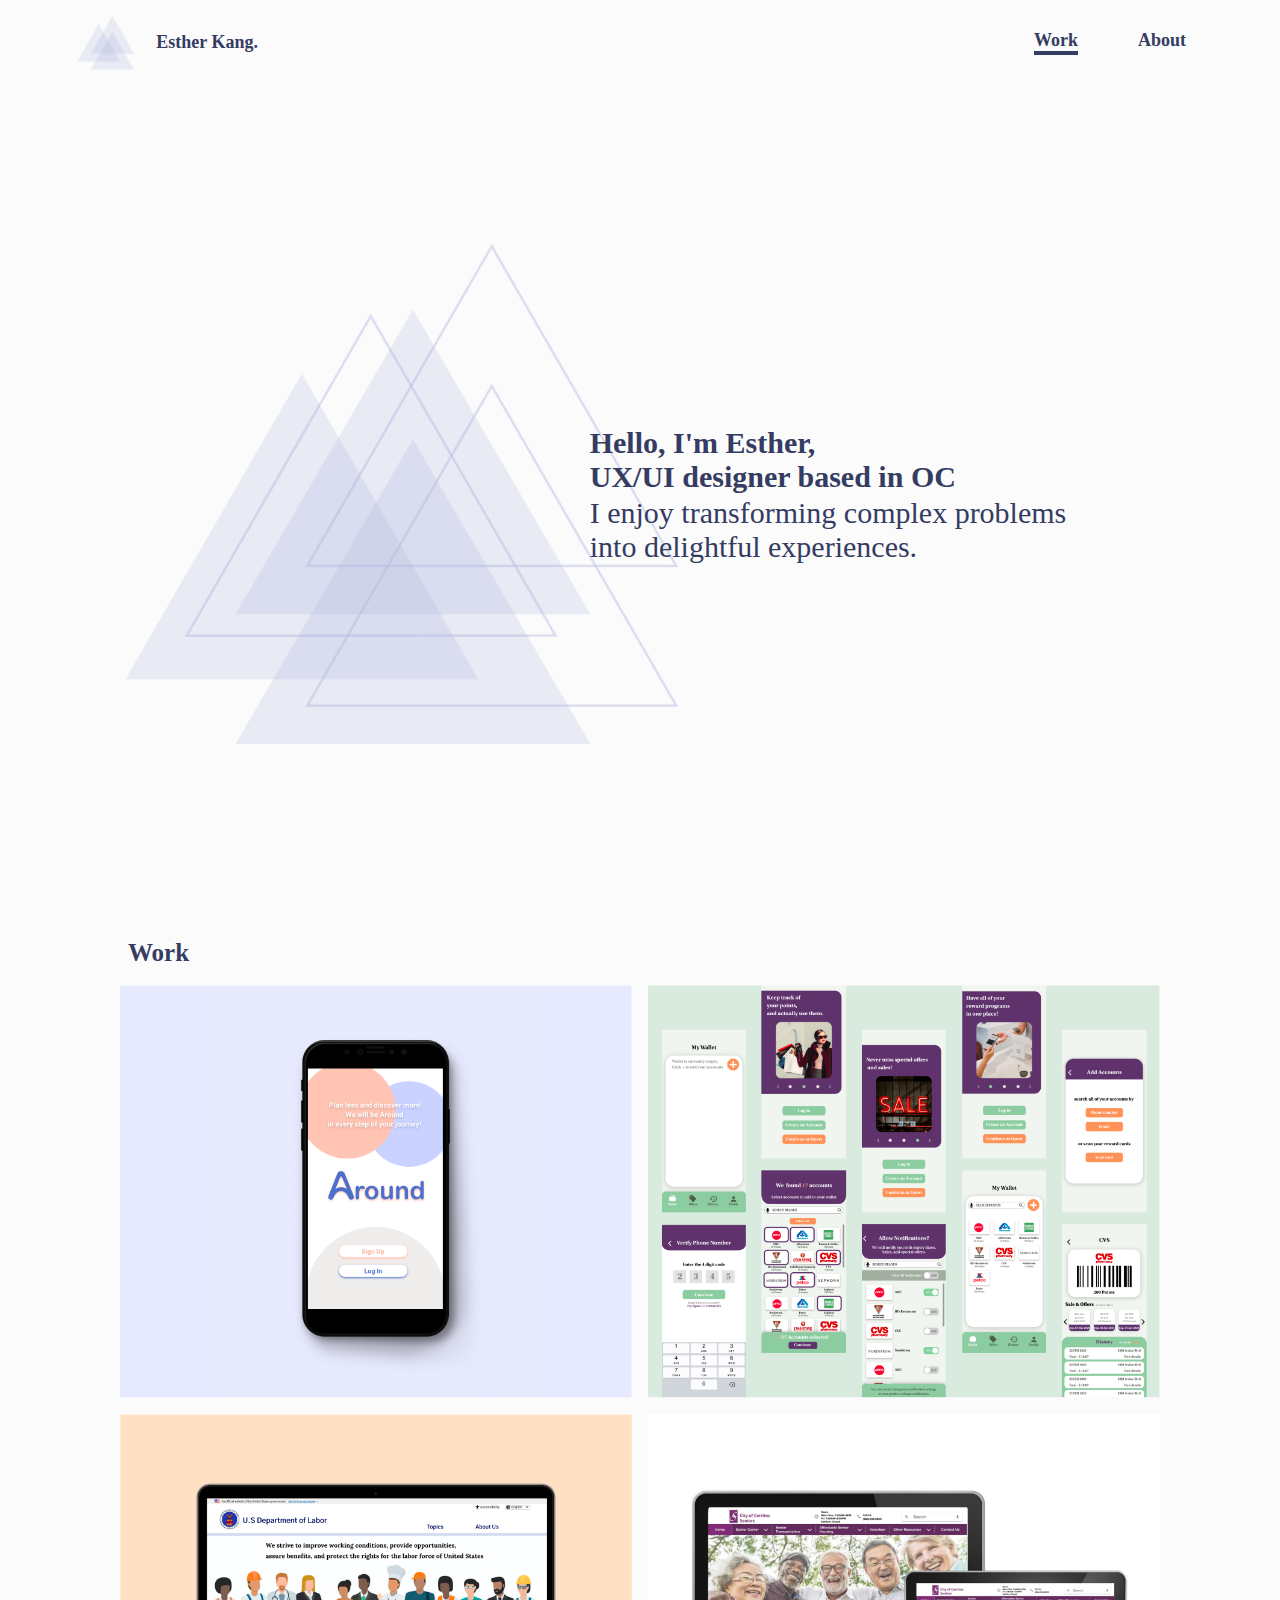
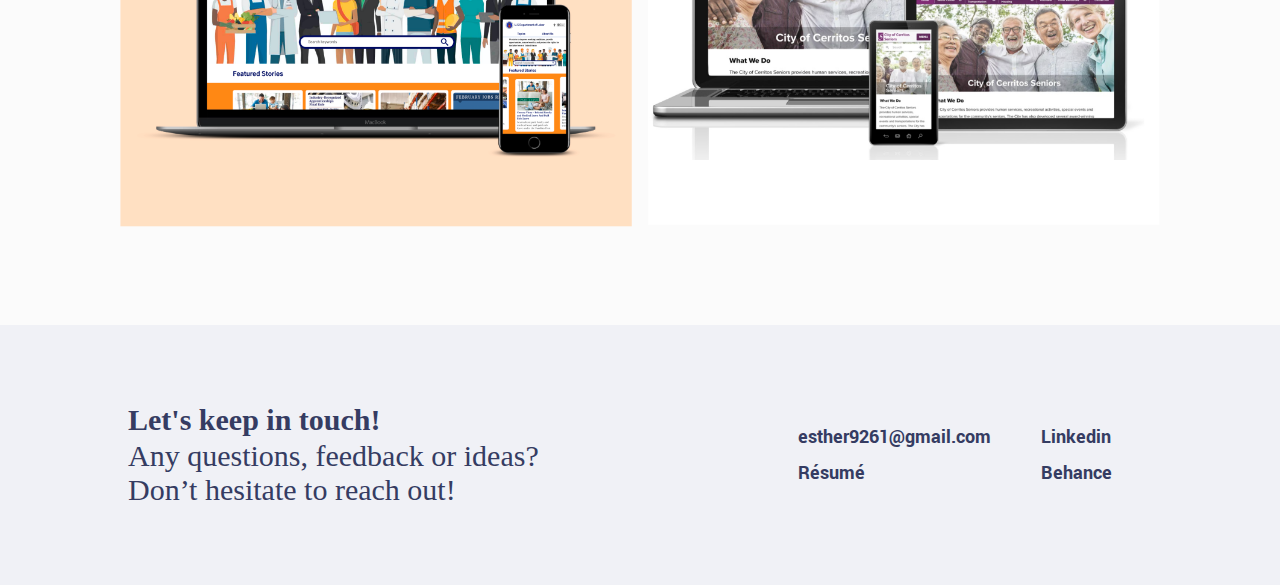
<file: index.html>
<!DOCTYPE html>
<html>
<head>
  <link href="https://fonts.googleapis.com/css2?family=Playfair+Display:wght@400;700&family=Yantramanav:wght@400;700&display=swap" rel="stylesheet">
  <link href="CSS/style.css" rel="stylesheet" type="text/css">
  <link href="https://fonts.googleapis.com/icon?family=Material+Icons"
      rel="stylesheet">
  <title>Esthe Kang.</title>
  <meta name="viewport" content="width=device-width">
  <meta name="viewport" content="width=device-width, initial-scale=1, minimum-scale=1" />
</head>
<!-- Global site tag (gtag.js) - Google Analytics -->
<script async src="https://www.googletagmanager.com/gtag/js?id=UA-169004982-1"></script>
<script>
  window.dataLayer = window.dataLayer || [];
  function gtag(){dataLayer.push(arguments);}
  gtag('js', new Date());

  gtag('config', 'UA-169004982-1');
</script>
<!-- Hotjar Tracking Code for My site -->
<script>
    (function(h,o,t,j,a,r){
        h.hj=h.hj||function(){(h.hj.q=h.hj.q||[]).push(arguments)};
        h._hjSettings={hjid:1849680,hjsv:6};
        a=o.getElementsByTagName('head')[0];
        r=o.createElement('script');r.async=1;
        r.src=t+h._hjSettings.hjid+j+h._hjSettings.hjsv;
        a.appendChild(r);
    })(window,document,'https://static.hotjar.com/c/hotjar-','.js?sv=');
</script>
<body>
   <nav class="navigation">
       <div class="logo">
           <img class="small_logo padding" src="Images/small logo.png">
           <div class="myname padding">Esther Kang.</div>
        </div>
        <div class="navItems">
            <a id="workLink" class="underline" href="#"><b>Work</b></a>
            <a id="aboutLink" href="#">About</a>
        </div> 
        <span class="mobile">
            <span class="material-icons">
                menu
            </span>
        </span>
   </nav>

   <section class="heroSection">
           <img class="heroImage" src="Images/background.png">
       <div class="introtext">
           <h1 class="h1text">Hello, I'm Esther,<br> UX/UI designer based in OC</h1>
           <p class="pText">I enjoy transforming complex problems<br class="full">into<br class="tab"> delightful<br class="mob"> experiences.</p>
       </div>
   </section>

   <section class="workSection">
       <div class="works">
            <h1 class="gridHead">Work</h1>
            <div class="gridHead"></div>
           
            <div class="overlay">
                <img class="gridImage" src="Images/around.png">
                <div class="hoverlay">
                    <div class="inside-text"> <span class="bold">Around</span><br />
                        UX design case study
                    </div>
                  </div>
                <div class="text-overlay">
                    <div class="inside-text">
                        <span class="bold">Around</span><br />
                        UX design case study
                    </div>
                </div>
            </div>
           
            <div class="overlay">
                <img class="gridImage" src="Images/pointbank.png">
                <div class="hoverlay">
                    <div class="inside-text"> <span class="bold">Point Bank</span><br />
                        UX design case study
                    </div>
                  </div>
                <div class="text-overlay">
                    <div class="inside-text">
                        <span class="bold">Point Bank</span><br />
                        UX design case study
                    </div>
                </div>
            </div>
        
            <div class="overlay">
                <img class="gridImage" src="Images/govrwd.png">
                <div class="hoverlay">
                    <div class="inside-text"> <span class="bold">U.S. Dept. of Labor</span><br />
                        Government Website Redesign
                    </div>
                  </div>
                <div class="text-overlay">
                    <div class="inside-text">
                        <span class="bold">U.S. Dept. of Labor</span><br />
                        Government Website Redesign
                    </div>
                </div>
            </div>
        
            <div class="overlay">
                <img class="gridImage" src="Images/cerritosSenior.png">
                <div class="hoverlay">
                    <div class="inside-text"> <span class="bold">Cerritos Seniors</span><br />
                        City of Cerritos Website Redesign
                    </div>
                  </div>
                <div class="text-overlay">
                    <div class="inside-text">
                        <span class="bold">Cerritos Seniors</span><br />
                        City of Cerritos Website Redesign
                    </div>
                </div>
            </div>
        
       </div>
   </section>
   <footer>
    <section class="footerContents">
       <div class="footerMsg">
           <h1 class="h1text">Let's keep in touch!</h1>
           <p class="pText">Any questions, feedback or ideas? <br>Don’t hesitate to reach out!</p>
       </div>
    <div class="footerlinks">
      <div class="contactInfo tablet">
        <a href="#">esther9261@gmail.com</a>
        <a href="#">Résumé</a>
      </div>
        <div class="social tablet">
            <a href="#">Linkedin</a>
            <a href="#">Behance</a>
       </div>
    </div>
   </section>
   </footer>
   <script src="https://ajax.googleapis.com/ajax/libs/jquery/3.4.1/jquery.min.js"></script>
   <script src="js/index.js"></script>
</body>
</html>
</file>
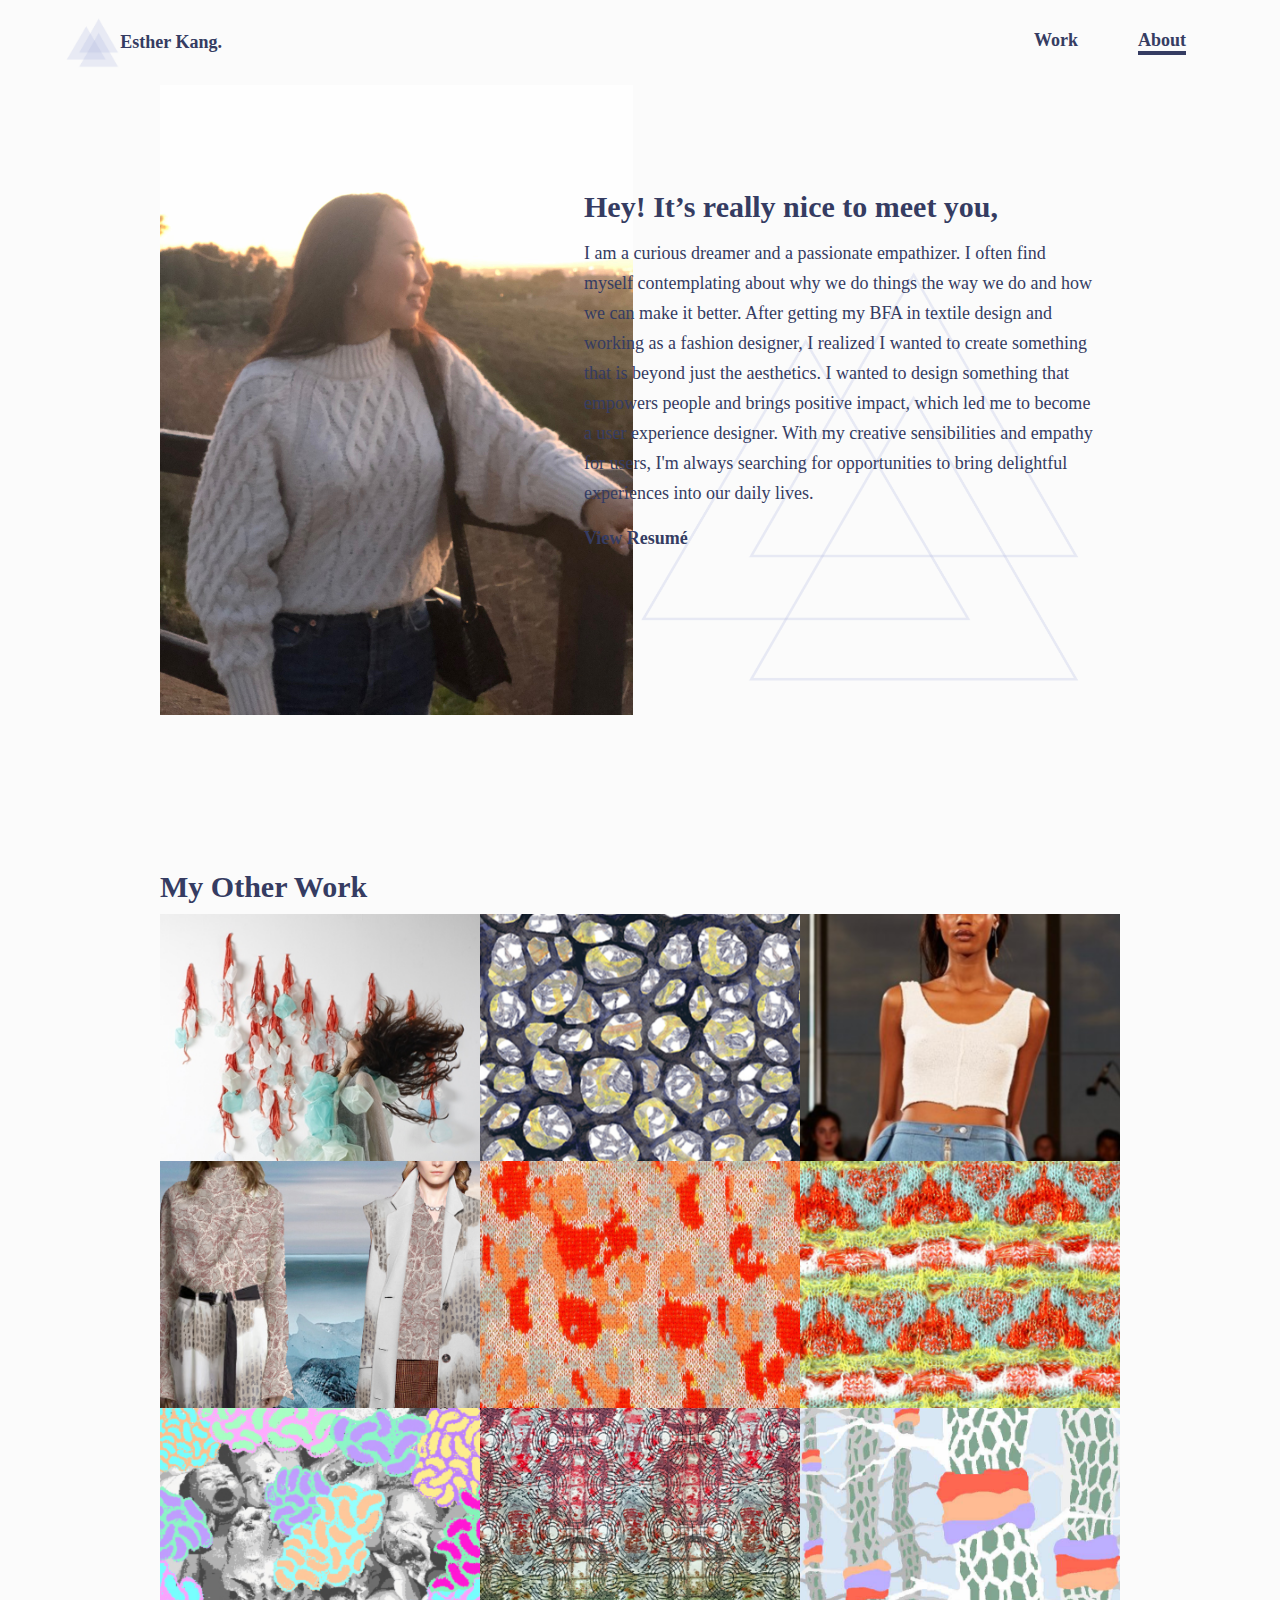
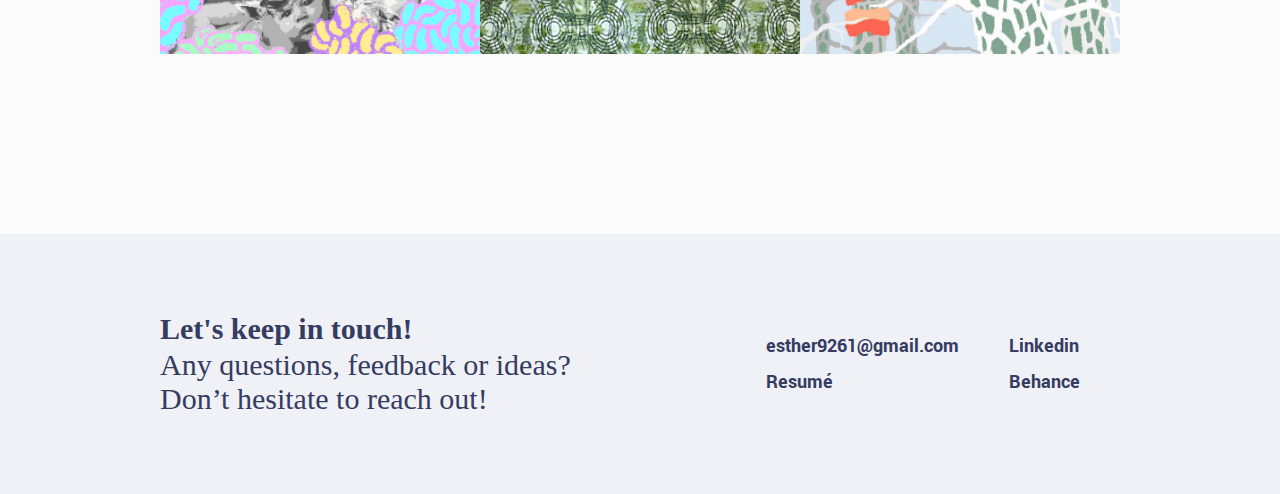
<file: index2.html>
<!DOCTYPE html>
<html>
<head>
  <link href="https://fonts.googleapis.com/css2?family=Playfair+Display:wght@400;700&family=Yantramanav:wght@400;700&display=swap" rel="stylesheet">
  <link href="CSS/style2.css" rel="stylesheet" type="text/css">
  <link href="https://fonts.googleapis.com/icon?family=Material+Icons"
  rel="stylesheet">
  <title>Esthe Kang.</title>
  <meta name="viewport" content="width=device-width">
  <meta name="viewport" content="width=device-width, initial-scale=1, minimum-scale=1" />
</head>
<body>
   <nav class="navigation">
       <div class="logo">
           <img class="small_logo padding" src="Images/small logo.png">
           <div class="myname padding">Esther Kang.</div>
        </div>
        <div class="navItems">
            <a id="workLink" href="#"><b>Work</b></a>
            <a id="aboutLink" href="#" class="underline">About</a>
        </div>
        <span class="mobile">
          <span class="material-icons">
              menu
          </span>
      </span>
   </nav> 

   <section class="heroSection">
          <!-- <div class="columnProp"> -->
            <div class="someExtra"></div>
            <div class="heroParent"><img class="heroImage" src="Images/photo jim.JPG"></div>
            <div class="mobParent"><img class="mobHeroImage" src="Images/mobile_hero.png"></div>
          <!-- </div> -->
          <div class="aboutmetext">
            <h1 class="h1text">Hey! It’s really nice to meet you,</h1>
            <p class="pText"> I am a curious dreamer and a passionate empathizer. I often find myself contemplating about why we do things the way we do and how we can make it better.  After getting my BFA in textile design and working as a fashion designer, I realized I wanted to create something that is beyond just the aesthetics. I wanted to design something that empowers people and brings positive impact, which led me to become a user experience designer. 
            With my creative sensibilities and empathy for users, I'm always searching for opportunities to bring delightful experiences into our daily lives.
            <p class="resume">View Resumé</p>
            </p>
            <div class="backgroundPos"><img Class="backgroundImg" src="Images/2ndpage_Logo.png"></div>
          </div>
   </section>

   <section class="otherworkSection">
    <div class="works">
            <h1 class="otherworkhead">My Other Work</h1>
            <div class="otherworkhead"></div>
            <div class="otherworkhead removeMob"></div>
            <img class="gridImage" src="Images/img gird 1.1.png">
           
            <img class="gridImage" src="Images/img grid 1.2.png">
        
            <img class="gridImage" src="Images/img grid 1.3.png">
            
        
            <img class="gridImage" src="Images/img grid 2.1.png">

            <img class="gridImage" src="Images/img gid 2.2.png">
             
            <img class="gridImage" src="Images/img grid 2.3.png">

            
        
            <img class="gridImage" src="Images/img grid 3.1.png">
        
            <img class="gridImage" src="Images/img grid 3.2.png">

            <img class="gridImage" src="Images/img grid 3.3.png">
       </div>

   </section>
   <footer>
       <section class="footerContents">
       <div class="footerMsg">
           <h1 class="h1margin">Let's keep in touch!</h1>
           <p class="pmargin">Any questions, feedback or ideas? <br>Don’t hesitate to reach out!</p>
       </div>
    <div class="footerlinks">
      <div class="contactInfo tablet">
        <a href="#">esther9261@gmail.com</a>
        <a href="#">Resumé</a>
      </div>
        <div class="social tablet">
            <a href="#">Linkedin</a>
            <a href="#">Behance</a>
       </div>
    </div>
   </section>
   </footer>
   <script src="https://ajax.googleapis.com/ajax/libs/jquery/3.4.1/jquery.min.js"></script>
   <script src="js/index.js"></script>
</body>
</html>
</file>
<file: CSS/style.css>
body{
    background-color: #fbfbfb;
    margin: 0px;
    padding: 0px;
}
/* Navigation styles */
.navigation{
    display: flex;
    flex-direction: row;
    flex-wrap: nowrap;
    justify-content: space-between; 
    align-items: center;
    margin: 0px 5vw;
}
.underline{
    border-bottom: 4px solid #353C62;
}
.logo{
    display:flex;
    align-items: center;
}
.small_logo{
    width: 15%;
    height: auto;
}
.myname{
    color: #353C62;
    font-size: 18px;
    font-family: Playfair+Display;
    font-weight: 700;
    text-decoration: none;
}
.navItems{
    display: flex;    
}
.navItems a{
    margin:30px;
    color: #353C62;
    font-size: 18px;
    font-family: Playfair+Display;
    font-weight: 700;
    text-decoration: none;
    transition: .5s ease;
}

.underline{
    text-decoration: underline;
    color: #353C62; 
}

.navItems a:hover{
    color: #B0B6DA
}
   

.padding{
    margin: 10px;
}



/* herosection styles */
.heroSection{
    display: flex;
    flex-direction: row;
    flex-wrap: nowrap;
    justify-content: center;
    align-items: center;
    margin: 8vh 0px;
    height: 75vh;
}
.heroImage{
    width: 45%;
    height: auto;
    z-index: -30;
}
.introtext{
    position: relative;
    right: 100px;
}

/* worksection */

.workSection{
    margin: 10vh 0vh;
}

.works{
    display: flex;
    flex-direction: row;
    flex-wrap: wrap;
    justify-content: center;
    align-content: flex-start;
}

.gridImage{
    width: 40vw;
    margin: 0px;
    padding: 8px;
    display: block; 
}

.hoverlay{
    display: flex;
    justify-content: center;
    align-items: center;
    position: absolute;
    top: 0;
    bottom: 0;
    left: 0;
    right: 0;
    height: 100%;
    width: 100%;
    opacity: 0;
    transition: .5s ease;
    background-color: white
}
.overlay:hover .hoverlay{
    opacity: 0.8;
  }

.inside-text{
    margin: 10px;
    font-size: 30px;
    font-family: yantramanav;
    
}
.bold{
    font-weight: 700;
}

.gridHead{
    width: 40vw;
    margin-bottom: 10px;
    display: block;
    color: #353C62;
    font-size: 25px; 
}

/* footer */
footer{
    background-color: #F0F1F6;
    align-items: center;
}

.footerContents{
    display: flex;
    flex-direction: row;
    flex-wrap: nowrap;
    justify-content: center;
    align-items: center;
    height: 260px;
    /* margin: 0px 5vw; */
}


.h1text{
    margin: 2px 0px;
    color: #353C62;
    font-size: 30px;
    font-family: Playfair+Display;
    font-weight: 700;
}
.pText{
    margin: 2px 0px;
    color: #353C62;
    font-size: 30px;
    font-family: Playfair+Display;
    font-weight: 400;
}


.footerlinks{
    display: flex;
    flex-direction: row;
    flex-wrap: nowrap;
    align-items: flex-start;
    /* font-size: 30px; */
    width: 30vw;
}

.contactInfo a{
    padding: 5px 0px;
    color: #353C62;
    display: flex;
    flex-direction: row;
    font-size: 20px;
   text-decoration: none;
   font-family: Yantramanav;
    font-weight: 700;
}
.social a{
    padding: 5px 0px;
    color: #353C62;
    display: flex;
    flex-direction: row;
    font-size: 20px;
    text-decoration: none;
    font-family: Yantramanav;
    font-weight: 700;
}

.footerMsg{
    width: 50vw;
}

.contactInfo{
    padding: 0px 30px;
}
.social{
    padding: 0px 20px;
}

.mobile{
    display: none;
}
.overlay{
    position: relative;
}
.text-overlay{
    display: none;
}
.full
{
    display: inline;
}

.tab{
    display: none;
}

.mob{
    display: none;
}

@media only screen and (max-width: 1024px) {
    .navItems{
        display: none;
    }
    .mobile{
        display: inline-block;
    }

/* herosection styles */

.heroSection{
    height: 40vh;
}
    .heroImage{
        margin-left: 10vw;
    }
    .introtext{
        right: 80px;    
    }
   
/* worksection styles */

     .text-overlay{
        display: inline-block;
        position: absolute; 
        left: 1vw; 
        bottom: 1vw;
        width: 40vw; 
        background:rgba(0,0,0);
        opacity:0.5;
        color: white;

    } 
    .inside-text{
        margin: 10px;
        font-size: 18px;
        font-family: yantramanav;
    }

    .bold{
        font-weight: 700;
    }

    /* footer */

    .footerlinks{
        flex-wrap: wrap;
    }
    
    .tablet{
        width: 80vw;
    }

    .contactInfo{
        padding: 0px 20px;
    }
    .social{
        padding: 0px 20px;
    }

    .h1text{
        font-size: 25px;
    }
    .pText{
        font-size: 25px;
    }

    .footerContents{
     height: 200px;
     padding-top: 65px ;
     /* top: 50%; */
     align-items: baseline;   
    }


    .full{
        display: none;
    }

    .tab{
        display: inline;
    }

    .mob{
        display: none;
    }
    

}

@media only screen and (max-width: 420px) {
    
    
    .heroSection{
        height: 30vh;
    }

    .introtext{
        right: 55vw;    
    }
    
    .heroImage{
        width: 70vw;
        margin-left: 55vw;
    }
    
    .gridImage{
        width: 80vw;
        padding: 10px 0px;
    }

    .gridHead{
        font-size: 18px; 
    }
    
    .text-overlay{
        display: inline-block;
        position: absolute; 
        left: 0vw; 
        bottom: 0vw;
        width: 80vw; 
        background:rgba(0,0,0);
        opacity:0.5;
        color: white;
    }
    
       
    
    .footerContents{
        padding-top: 0px ;
        flex-wrap: wrap;
        justify-content: center;
        align-content: center;
        height: 250px;
    }
    .footerMsg{
        width: 80vw;
    }
    .footerlinks{
        width: 80vw;
    }
    .h1text{
        font-size: 18px;
        width: 70vw;
    }
    .pText{
        font-size: 18px;
    }

    .contactInfo a{
        font-size: 15px;
    }

    .social a{
        font-size: 15px;
    }

    .contactInfo{
        padding: 0px
    }

    .social{
        padding: 0px;
    }

    .full{
        display: none;
    }

    .tab{
        display: none;
    }

    .mob{
        display: inline;
    }
}
</file>
<file: CSS/style2.css>
body{
    background-color: #fbfbfb;
    margin: 0px;
    padding: 0px;
    /* max-width: 100vw; */
    /* overflow-x: hidden; */
}
/* Navigation styles */
.navigation{
    display: flex;
    flex-direction: row;
    flex-wrap: nowrap;
    justify-content: space-between; 
    align-items: center;
    margin: 0px 5vw;
}
.underline{
    border-bottom: 4px solid #353C62;
}
.logo{
    display:flex;
    align-items: center;
}
.small_logo{
    width: 15%;
    height: auto;
}
.myname{
    color: #353C62;
    font-size: 18px;
    font-family: Playfair+Display;
    font-weight: 700;
    text-decoration: none;
}
.navItems{
    display: flex;
    
}
.navItems a{
    margin:30px;
    color: #353C62;
    font-size: 18px;
    font-family: Playfair+Display;
    font-weight: 700;
    text-decoration: none;
}


/*herosection*/
.heroSection{
    display: flex;
    flex-direction: row;
    flex-wrap: nowrap;
    justify-content: center;
    align-items: center;
    /* margin: 8vh 10vw; */
    /* margin: 20vh 0vh; */
    height: 65vh;
}
.heroParent{
    height: 100%;
    width: 30vw;
}
.heroImage{
    height: 70vh;
    /* width: 25vw; */
    /* margin-right: 40px; */
    /* margin-left: 5vw; */
}

.backgroundImg{
    width: 80%;
    max-width: 550px;
    /* height: 60vh; */
    /* max-height: 606px ; */
    z-index: -30;
}

.aboutmetext{
    /* margin: 9vw; */
    /* padding: 20vw; */
    width: 45vw;
    
}

.h1text{
    margin: 2px 0px;
    padding-bottom: 10px;
    color: #353C62;
    font-size: 30px;
    font-family: Playfair+Display;
    font-weight: 700;
    margin-left: 40px;
}
.pText{
    margin: 2px 0px;
    color: #353C62;
    font-size: 18px;
    font-family: Playfair+Display;
    font-weight: 400;
    line-height: 30px;
    width: 40vw;
    max-width: 588px;
    display: inline-block;
    margin-left: 40px;
}

.resume{
    margin-left: 40px; 
    color: #353C62;
    font-size: 18px;
    font-family: Playfair+Display;
    font-weight: 700;
}


/*otherwork section8*/

.otherworkSection{
    margin: 20vh 0vh;
    padding: 0vh 5vw ;
}

.works{
    display: flex;
    flex-direction: row;
    flex-wrap: wrap;
    justify-content: center;
    align-content: flex-start;
}

.gridImage{
    width: 25vw;
    margin: 0px;
    padding: 0px;
    display: block; 
}
.otherworkhead{
    width: 25vw;
    margin-bottom: 10px;
    display: block;
    color: #353C62;
    font-size: 30px; 
}

/* footer */
footer{
    background-color: #F0F1F6;
    align-items: center;
}
.footerContents{
    display: flex;
    flex-direction: row;
    flex-wrap: nowrap;
    justify-content: center;
    align-items: center;
    height: 260px;
    /* margin: 0px 5vw; */
}
.gridImage{
    color: #353C62;
    font-size: 25px;
}

.h1margin{
    margin: 2px 0px;
    color: #353C62;
    font-size: 30px;
    font-family: Playfair+Display;
    font-weight: 700;
}
.pmargin{
    margin: 2px 0px;
    color: #353C62;
    font-size: 30px;
    font-family: Playfair+Display;
    font-weight: 400;
}


.footerlinks{
    display: flex;
    flex-direction: row;
    align-items: flex-start;
    font-size: 30px;
    width: 30vw;
}

.contactInfo a{
    padding: 5px 0px;
    color: #353C62;
    display: flex;
    flex-direction: row;
    font-size: 20px;
   text-decoration: none;
   font-family: Yantramanav;
    font-weight: 700;
}
.social a{
    padding: 5px 0px;
    color: #353C62;
    display: flex;
    flex-direction: row;
    font-size: 20px;
   text-decoration: none;
   font-family: Yantramanav;
    font-weight: 700;
}

.footerMsg{
    width: 45vw;
}

.contactInfo{
    padding: 0px 30px;
}
.social{
    padding: 0px 20px;
}

.backgroundPos{
    position: absolute;
    /* height: 70vh; */
    left: 50vw;

    top: 30vh;
    z-index: -1;
}

.columnProp{
    width: 25vw;
}

.mobile{
    display: none;
}

/* .someExtra{
    width: 10vw;
} */

.mobParent{
    display: none;
}




@media only screen and (max-width: 1024px) {


    .heroSection{
        height: 45vh;
        margin-top: 8vh;
    }
   
   
    /* .aboutmetext{
        width: 35vw;
    } */

    .otherworkSection{
        margin: 2vh 0vh;
        margin-bottom: 10vh;
    }
    
    .navItems{
        display: none;
    }
    .mobile{
        display: inline-block;
    }

/* herosection styles */

.heroParent{
    height: 100%;
}

.heroImage{
    height:65%;
}

.backgroundImg{
    /* width: 30%; */
    height: 40%;
    max-height: 300px ;
}

.backgroundPos{
    left: 40vw;
    top: 20vh;
}

.otherworkhead{
    font-size: 20px; 
}

    /* footer */

    .footerlinks{
        flex-wrap: wrap;
    }

    .resume{
        margin-left: 40px;
        font-size: 15px;
    }
    
    .tablet{
        width: 80vw;
    }

    .contactInfo{
        padding: 0px 20px;
    }
    .social{
        padding: 0px 20px;
    }

    .h1text{
        font-size: 20px;
        margin-left: 40px;
    }
    .pText{
        font-size: 15px;
        /* margin: 0px; */
        margin-left: 40px;
    }

    .footerContents{
     height: 200px;
     padding-top: 65px ;
     /* top: 50%; */
     align-items: baseline;   
    }

    .h1margin{
        font-size: 20px;
    }
    .pmargin{
        font-size: 20px;
    }

}@media only screen and (max-width: 420px) {

    .resume{
        margin-left: 0px;
    }

    .gridImage{
        width: 30vw;
    }
    .otherworkSection{
        padding: 0px 0px;
    }

    .removeMob{
        display: none;
        margin: 0px;
        padding: 0px;
    }

    .heroParent{
        display: none;
    }

    .mobParent{
        display: inline-block;
    }

    .mobHeroImage{
        width: 80vw;
    }

    .heroSection{
        height: auto;
        margin-top: 8vh;
        flex-wrap: wrap;
    }
    

    .otherworkhead{
        font-size: 18px; 
        width: 80vw;
        text-align: center;
    }

      
    .footerContents{
        padding-top: 0px ;
        flex-wrap: wrap;
        justify-content: center;
        align-content: center;
        height: 250px;
    }
    .footerMsg{
        width: 80vw;
    }
    .footerlinks{
        width: 80vw;
        flex-wrap: wrap;
    }
    .h1text{
        font-size: 18px;
        width: 70vw;
        margin: 0px;
    }
    .pText{
        font-size: 15px;
        width: 80vw;
        margin: 0px;
    }

    .contactInfo a{
        font-size: 15px;
    }

    .social a{
        font-size: 15px;
    }

    .contactInfo{
        padding: 0px
    }

    .social{
        padding: 0px;
    }

    .h1margin{
        font-size: 18px;
    }
    .pmargin{
        font-size: 18px;
    }
    .aboutmetext{
        width: 80vw;
    
    }

    .backgroundPos{
        left: 10vw;
        top: 65vh;
        width: 90vw;
    }

    .backgroundImg{
        height: 80%;
        max-height: 900px;
    }
    
}
</file>
